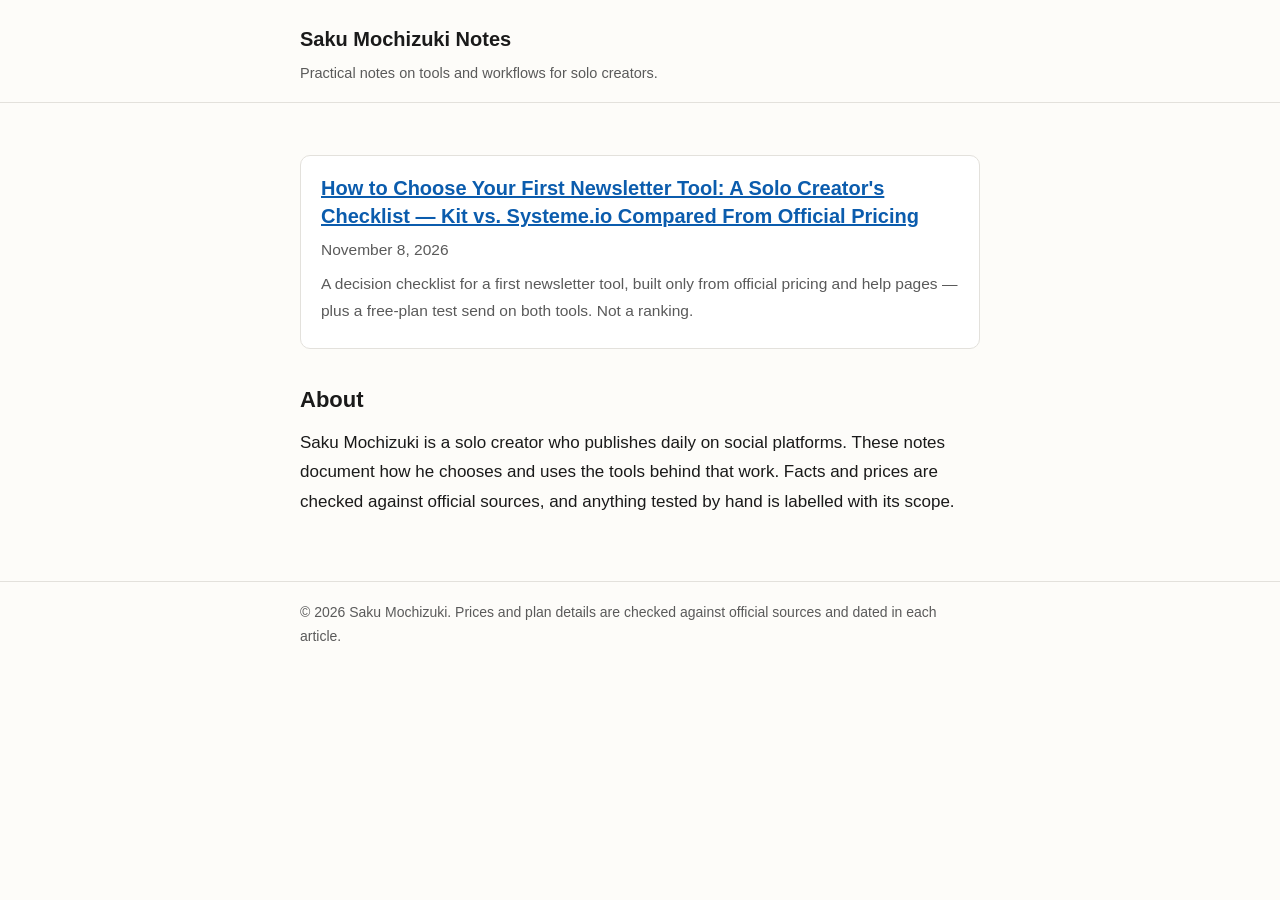
<file: index.html>
<!doctype html>
<html lang="en">
<head>
<meta charset="utf-8">
<meta name="viewport" content="width=device-width, initial-scale=1">
<title>Saku Mochizuki Notes — Tools and workflows for solo creators</title>
<meta name="description" content="Practical notes on tools and workflows for solo creators, with prices and facts checked against official sources.">
<link rel="canonical" href="https://yocchi12345jp.github.io/saku-notes/">
<meta property="og:type" content="website">
<meta property="og:title" content="Saku Mochizuki Notes — Tools and workflows for solo creators">
<meta property="og:description" content="Practical notes on tools and workflows for solo creators, with prices and facts checked against official sources.">
<meta property="og:url" content="https://yocchi12345jp.github.io/saku-notes/">
<meta name="twitter:card" content="summary">
<link rel="stylesheet" href="style.css">

</head>
<body>
<header class="site"><div class="wrap">
<a class="brand" href="https://yocchi12345jp.github.io/saku-notes/">Saku Mochizuki Notes</a>
<p>Practical notes on tools and workflows for solo creators.</p>
</div></header>
<main><div class="wrap">
<div class="card">
<h2><a href="first-newsletter-tool/">How to Choose Your First Newsletter Tool: A Solo Creator's Checklist — Kit vs. Systeme.io Compared From Official Pricing</a></h2>
<p class="meta">November 8, 2026</p>
<p>A decision checklist for a first newsletter tool, built only from official pricing and help pages — plus a free-plan test send on both tools. Not a ranking.</p>
</div>
<h2>About</h2>
<p>Saku Mochizuki is a solo creator who publishes daily on social platforms. These notes document how he chooses and uses the tools behind that work. Facts and prices are checked against official sources, and anything tested by hand is labelled with its scope.</p>
</div></main>
<footer class="site"><div class="wrap">© 2026 Saku Mochizuki. Prices and plan details are checked against official sources and dated in each article.</div></footer>
</body>
</html>
</file>
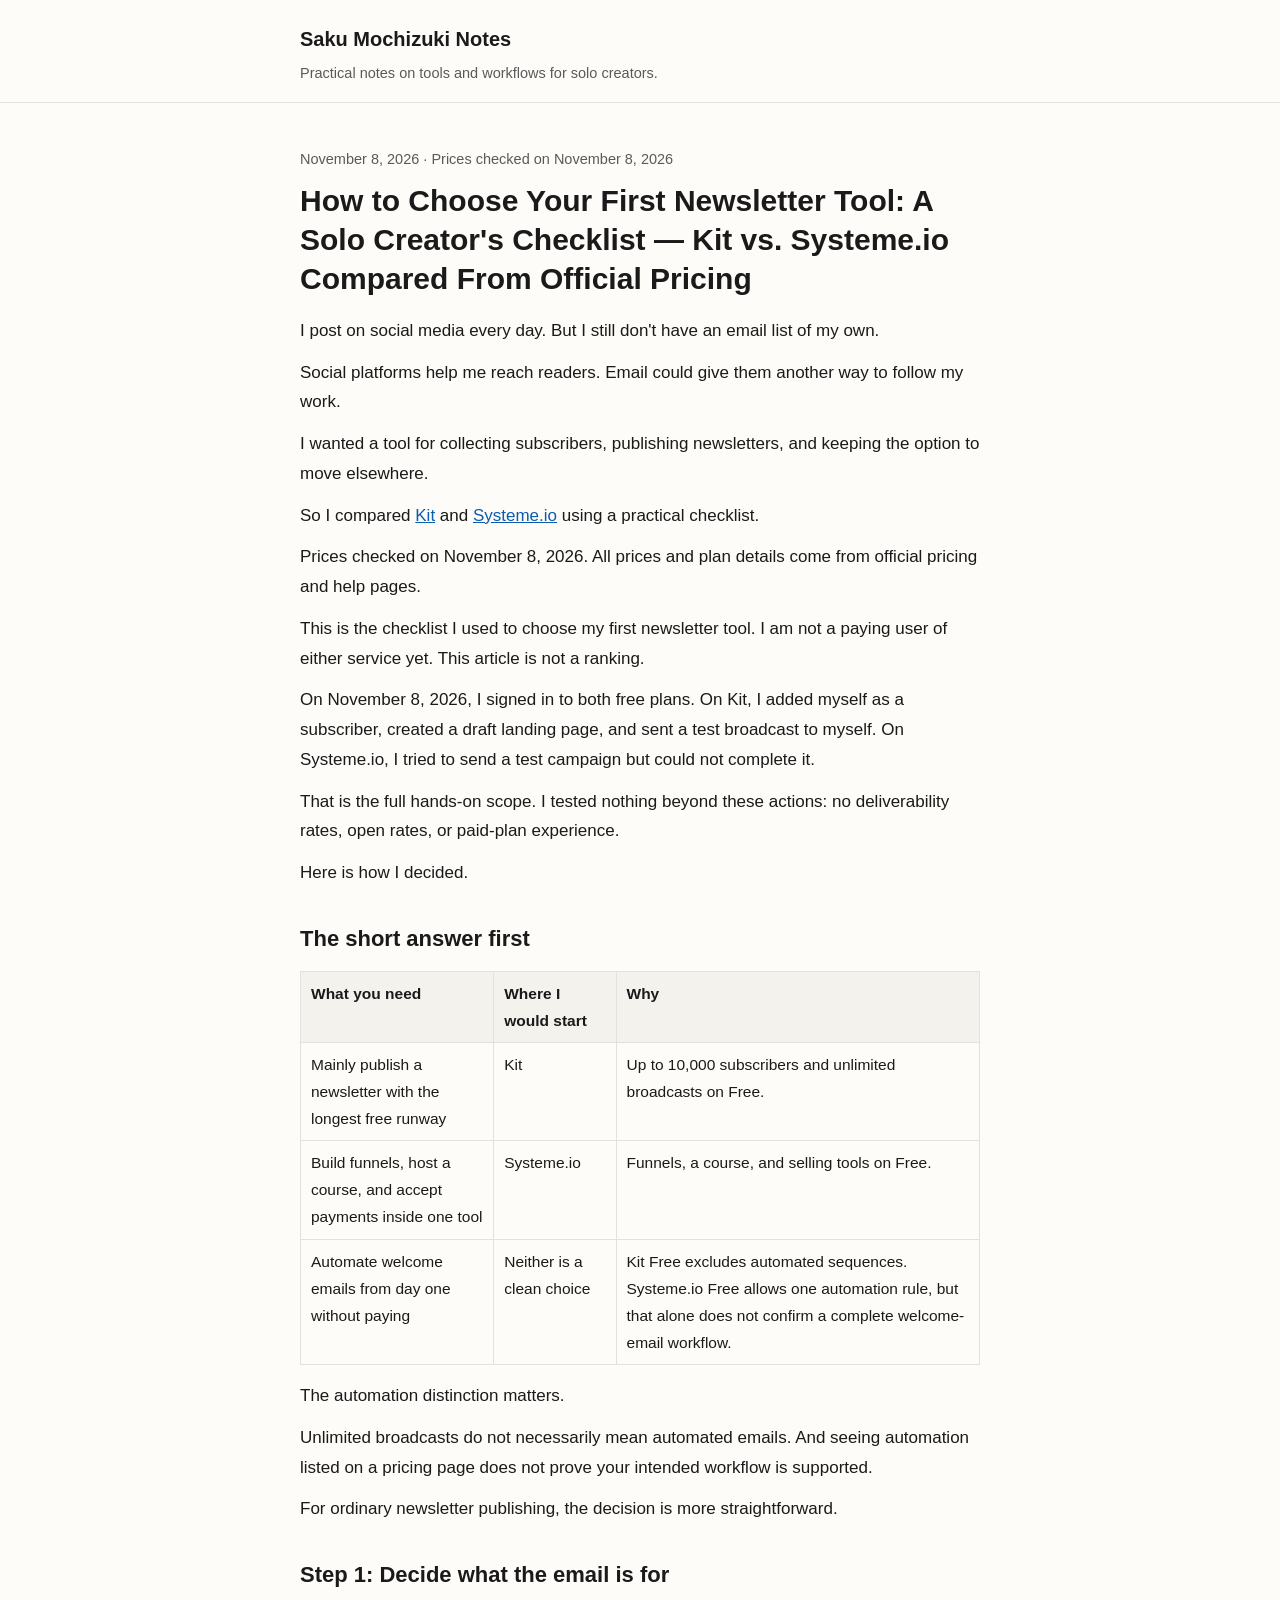
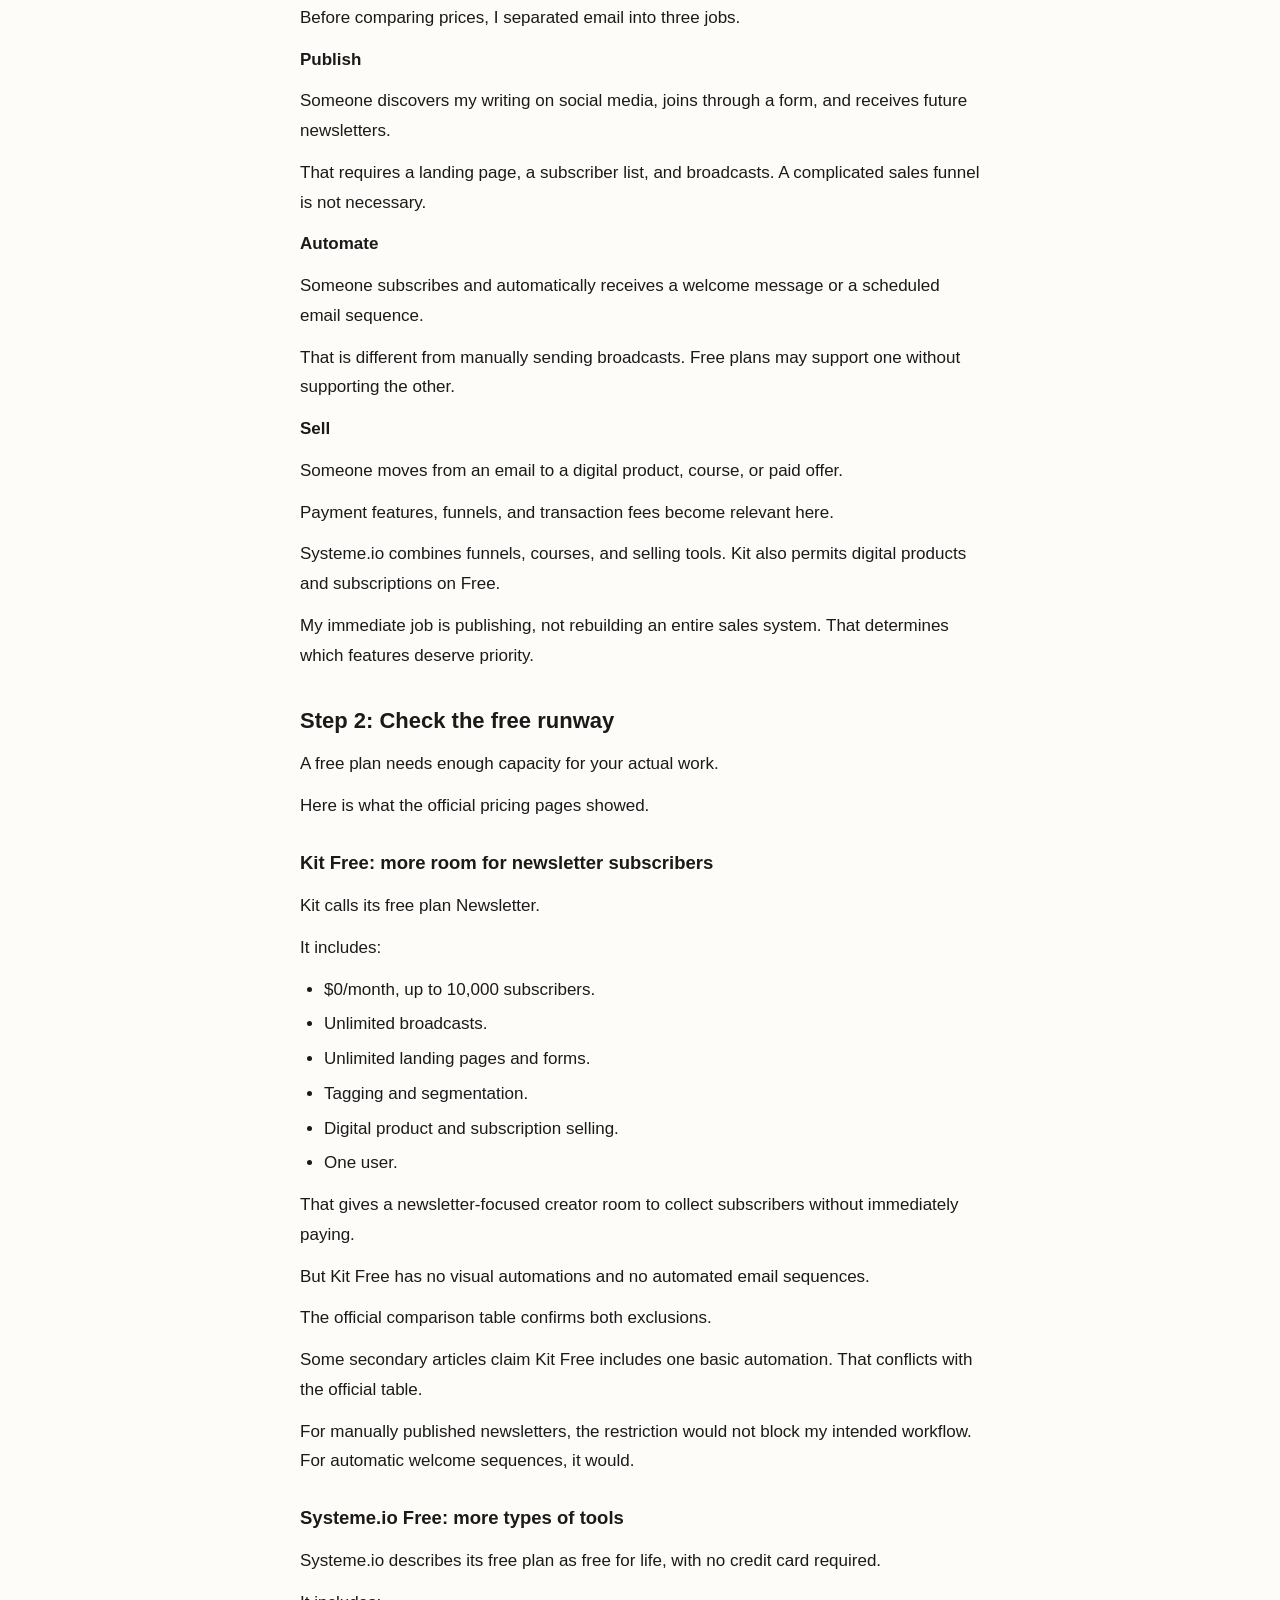
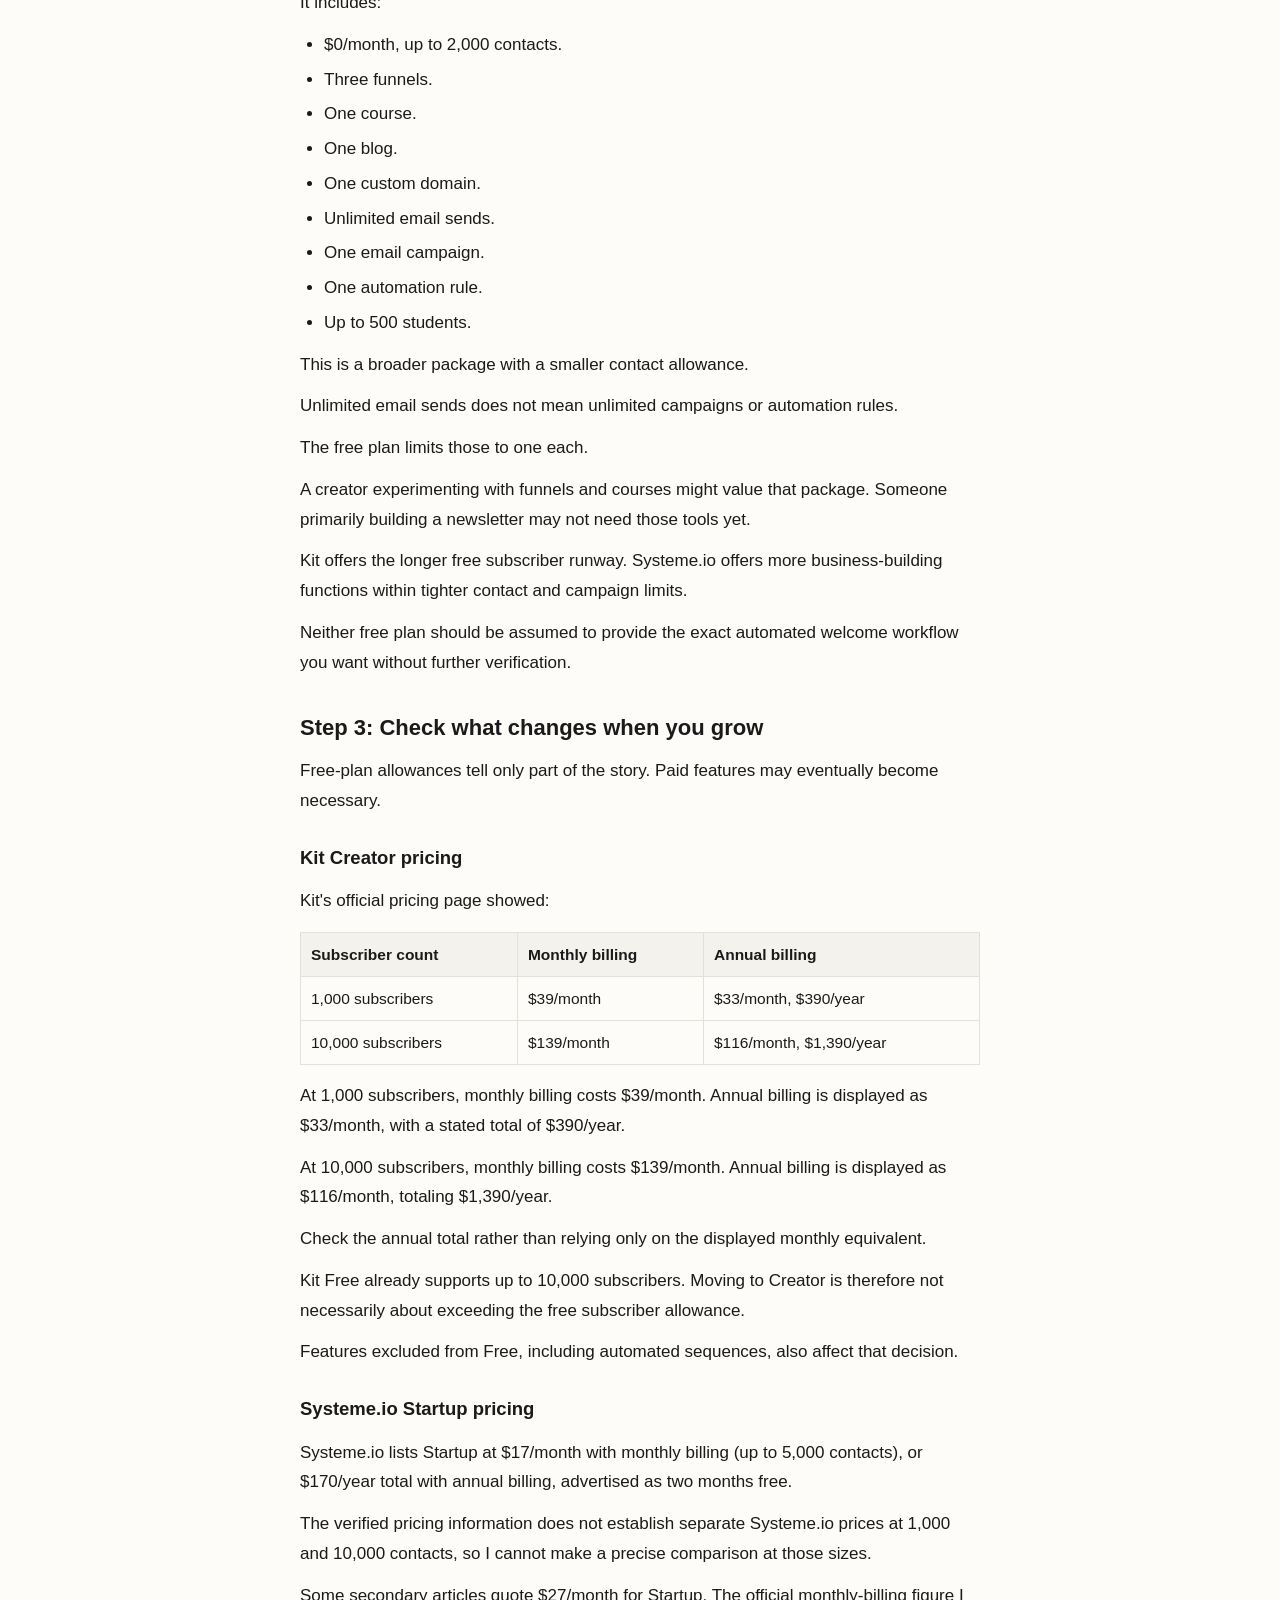
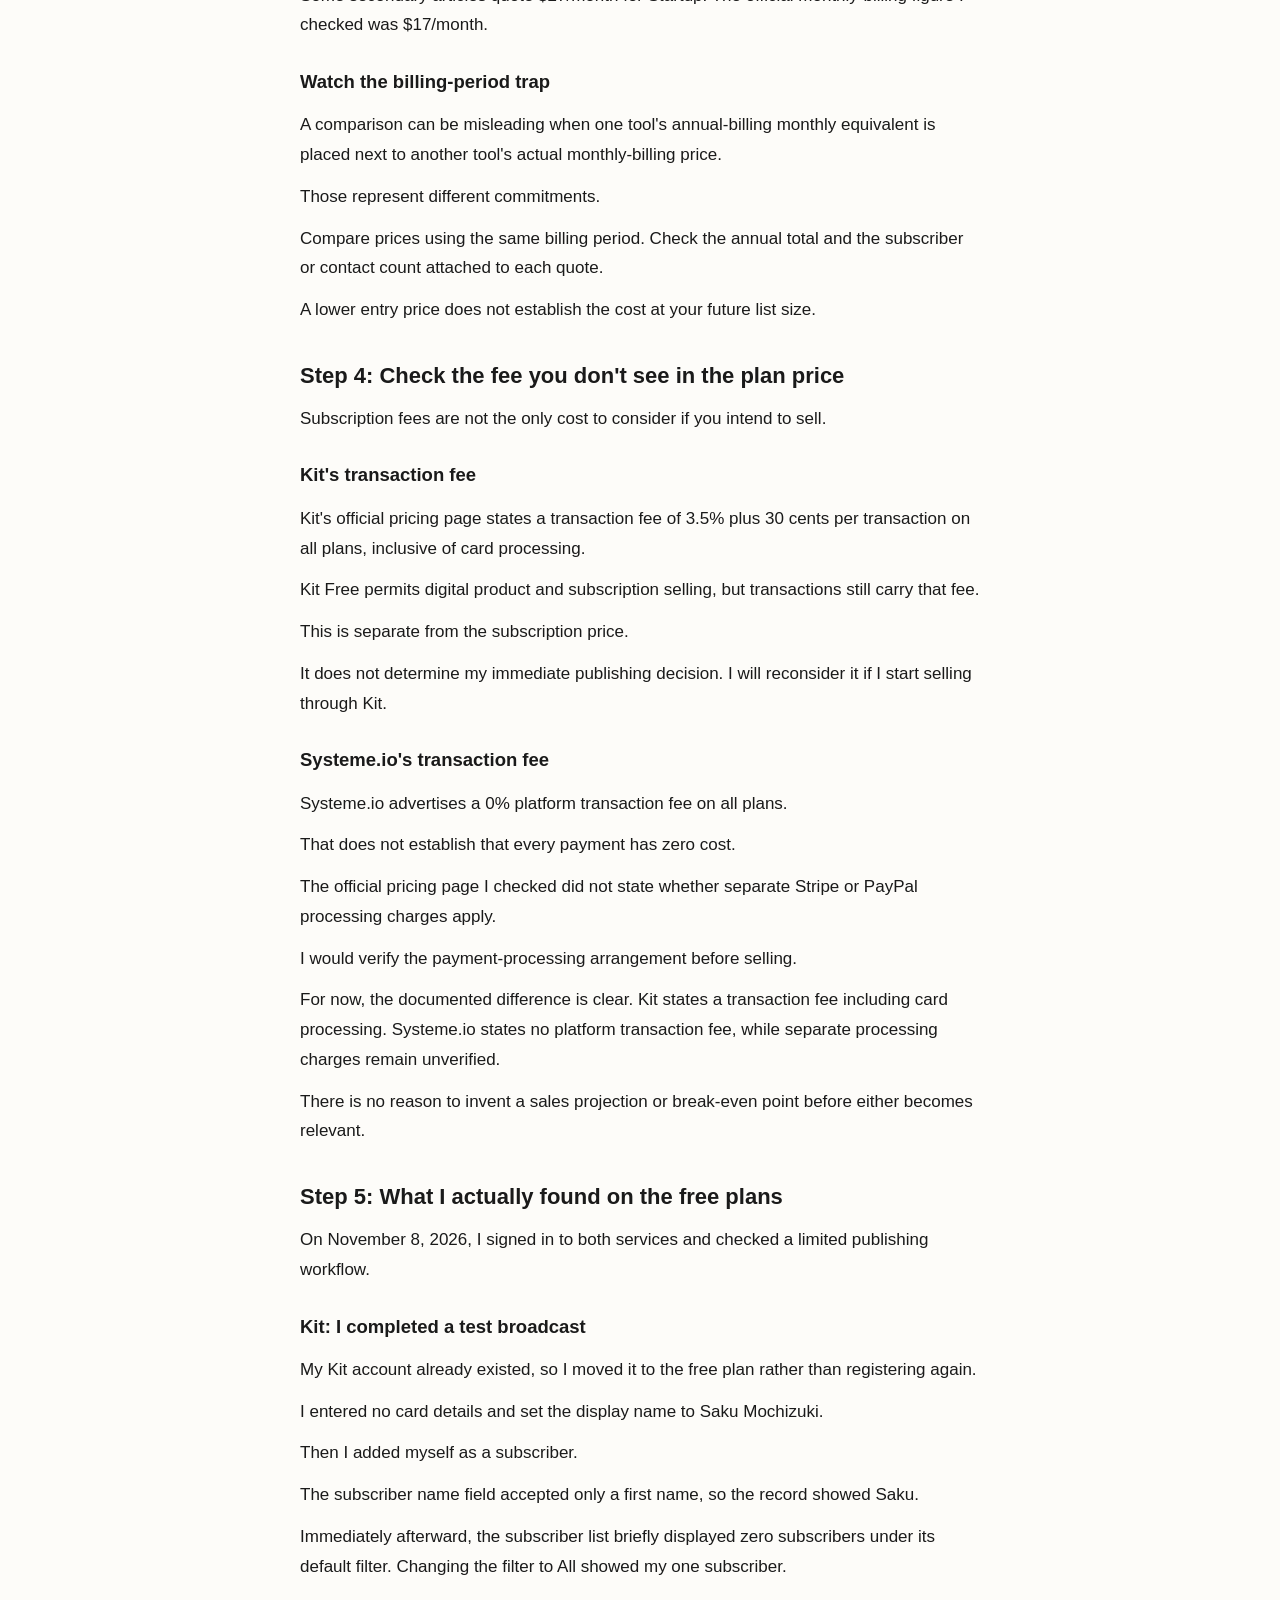
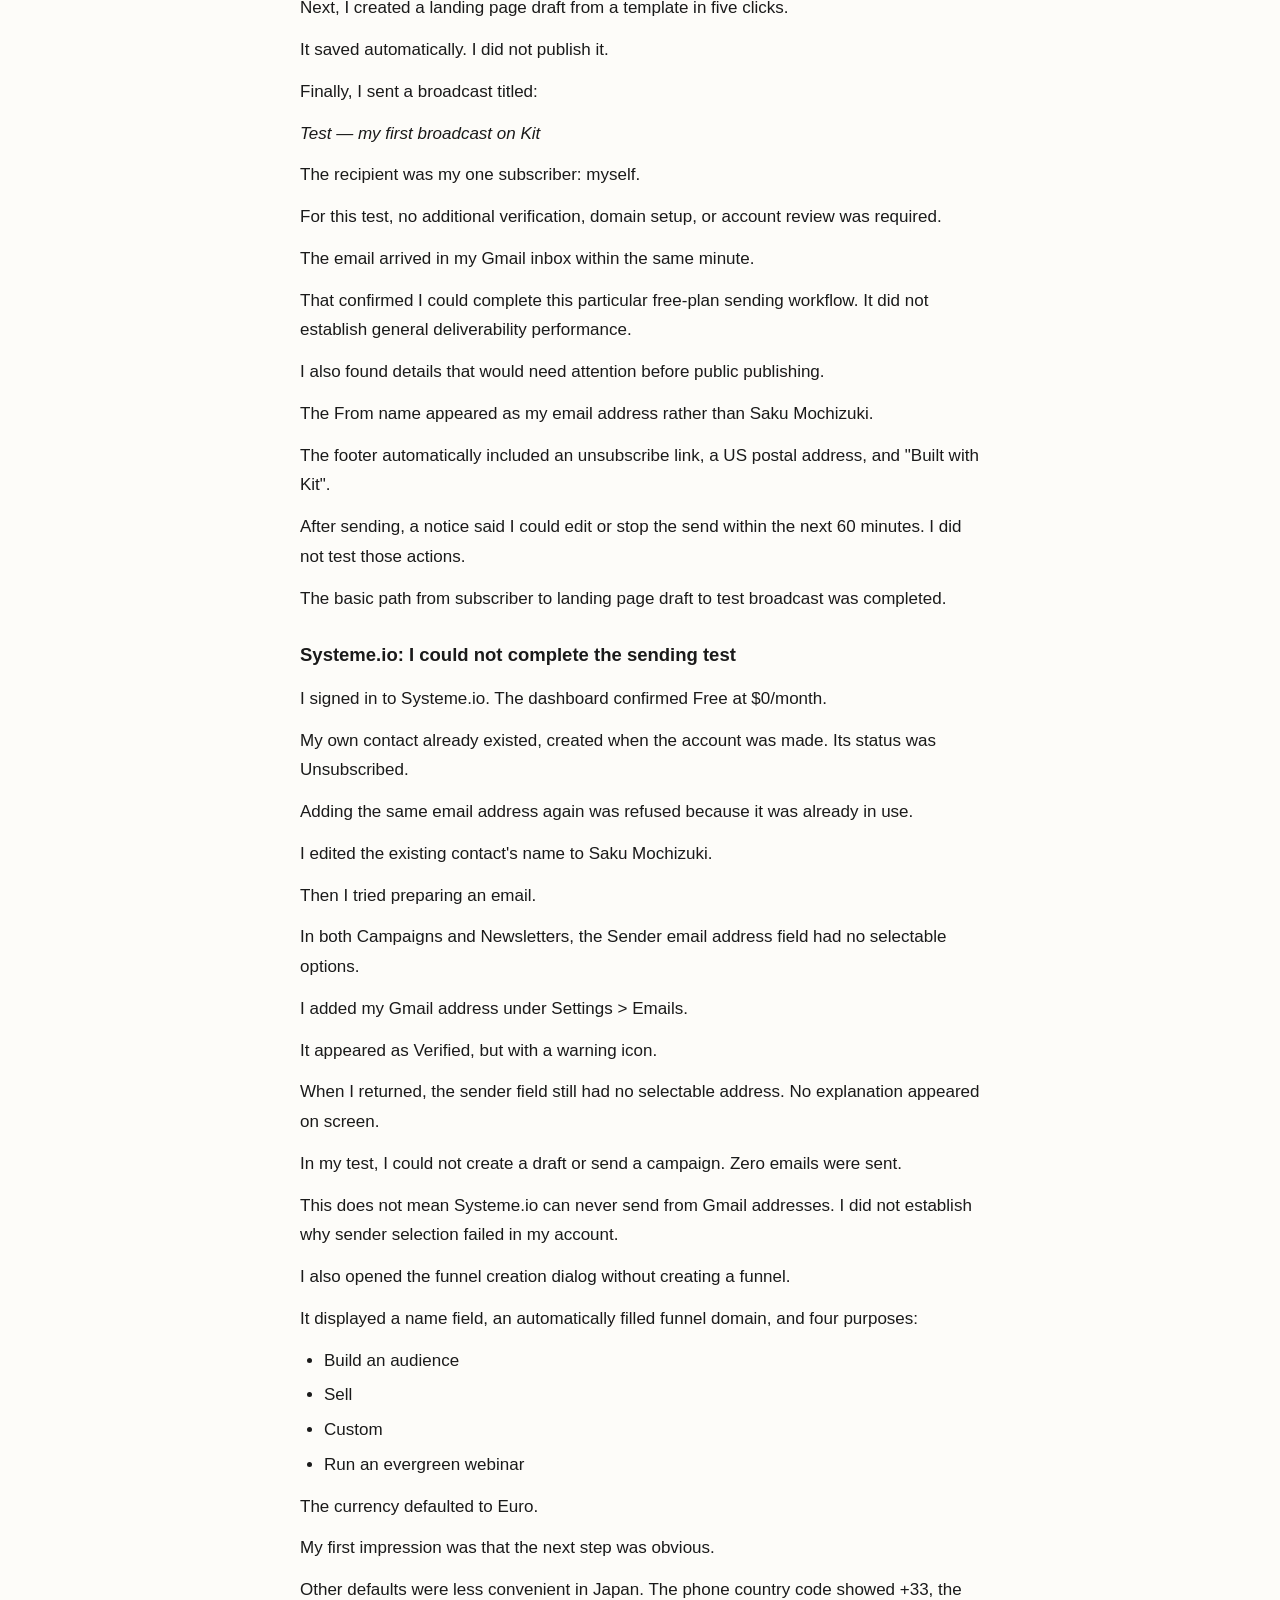
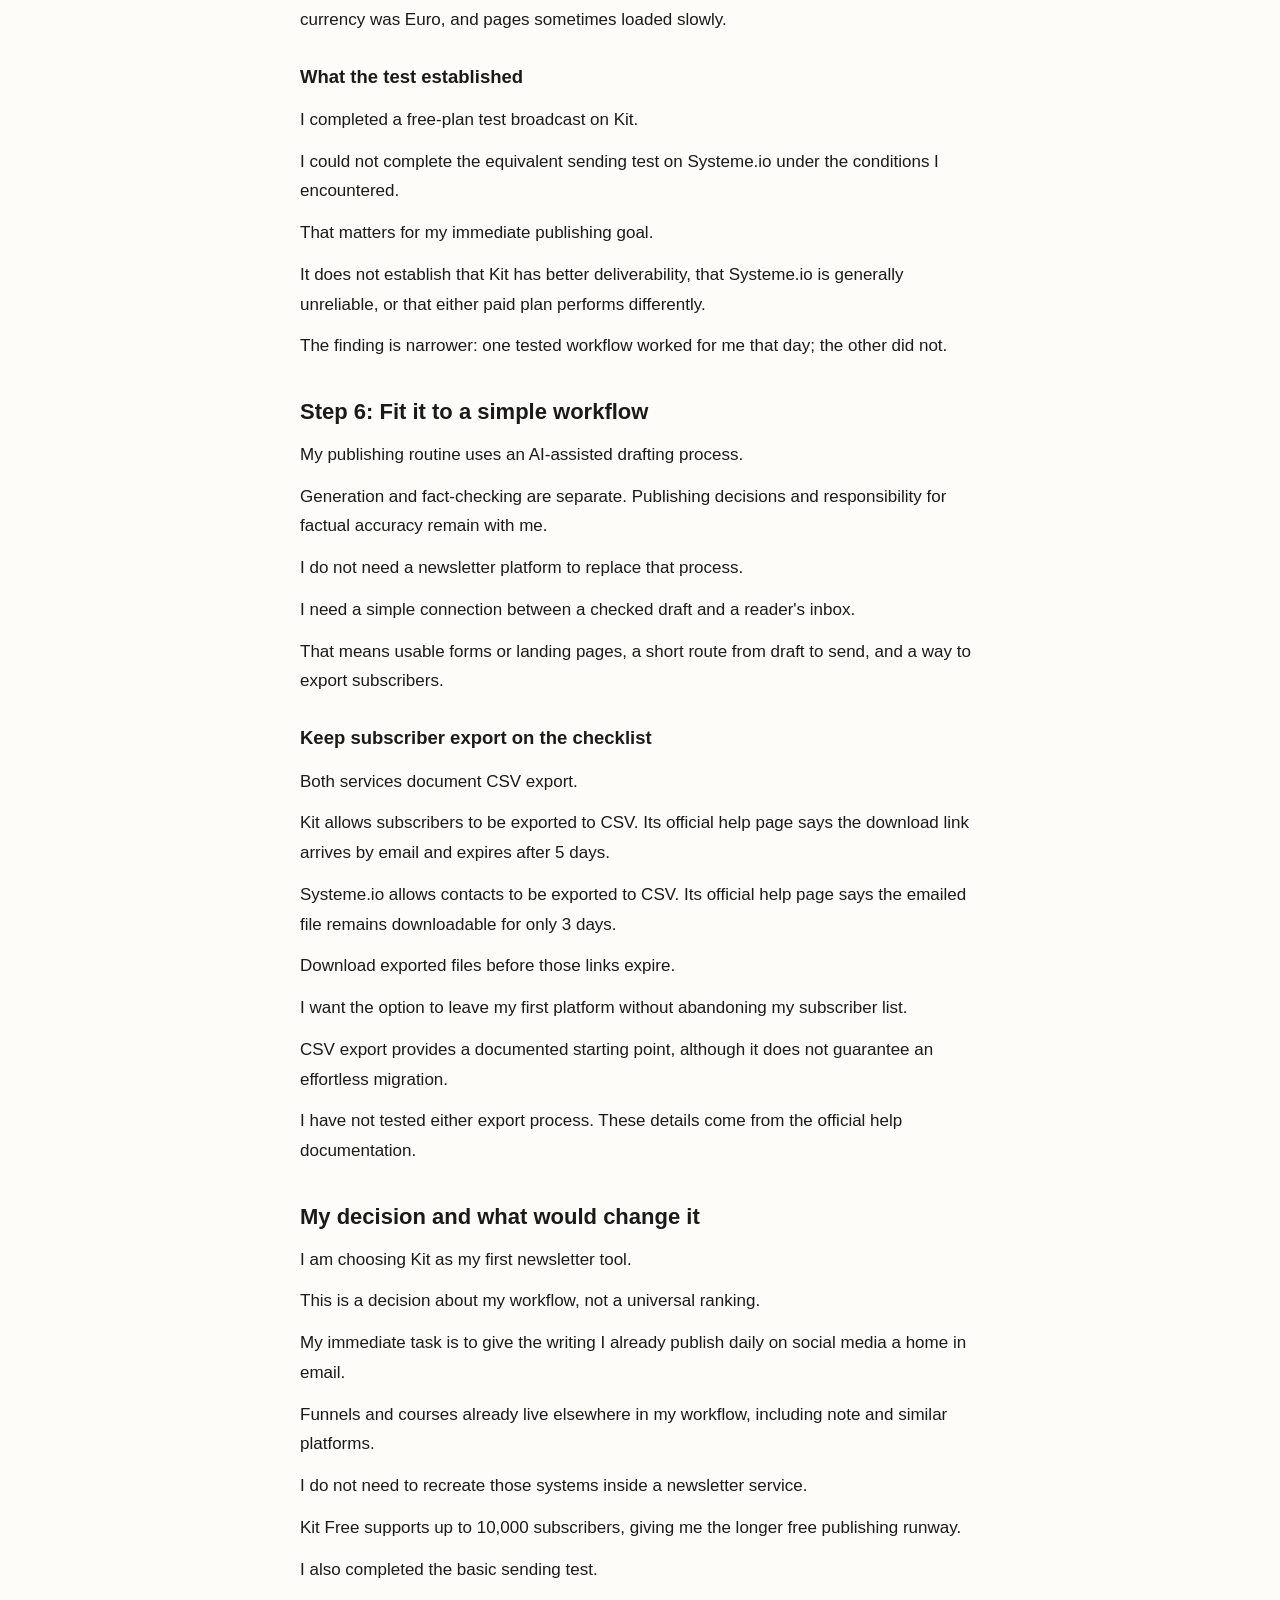
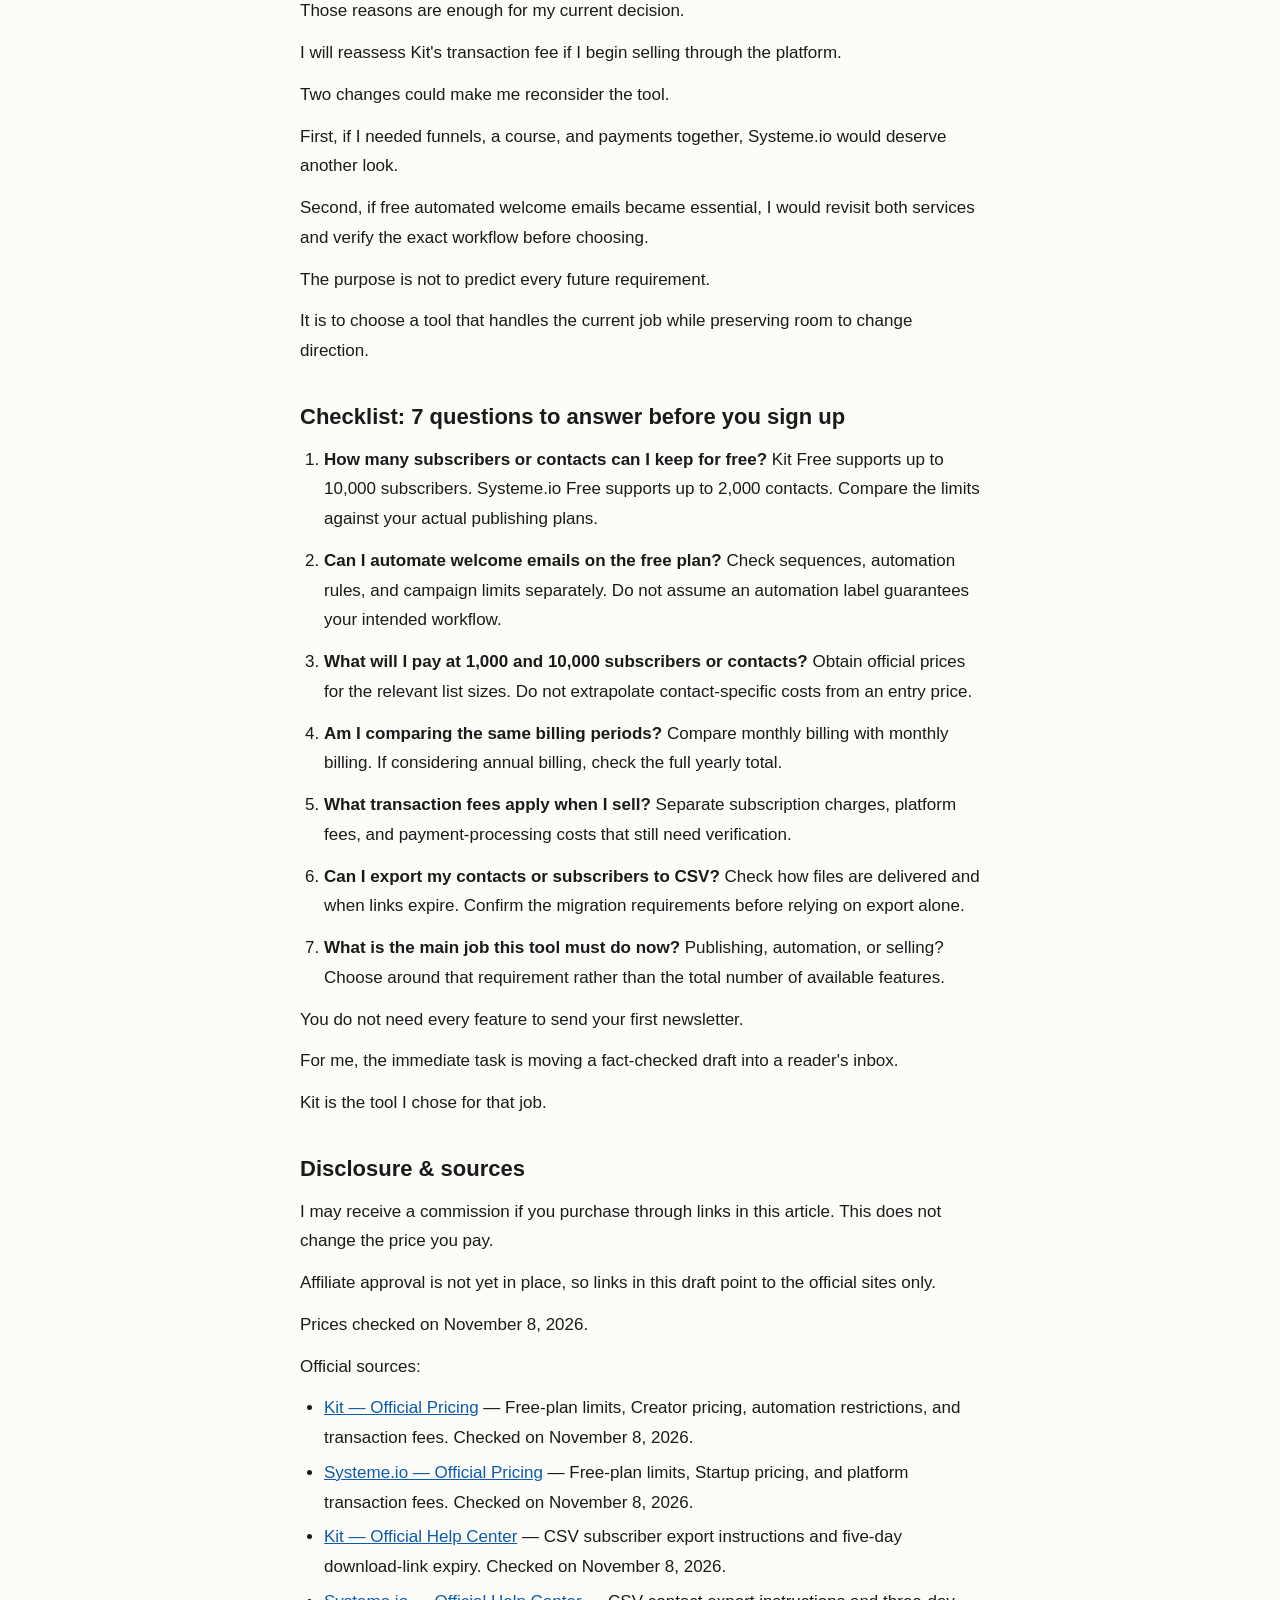
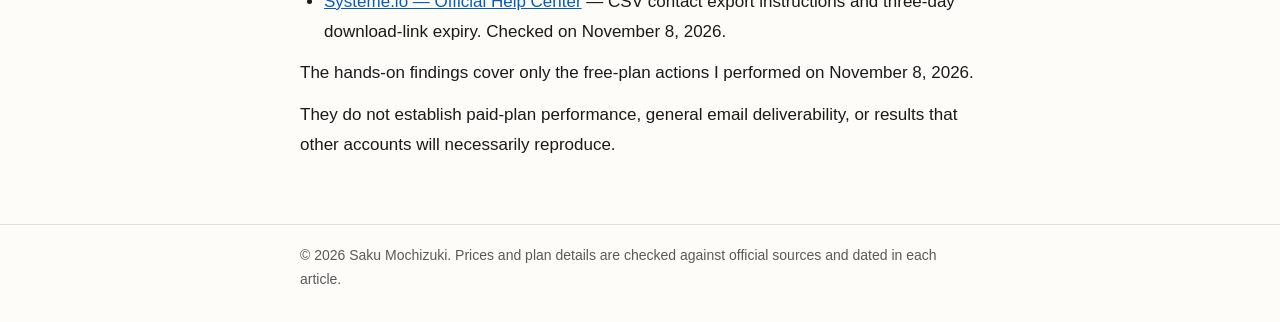
<file: first-newsletter-tool/index.html>
<!doctype html>
<html lang="en">
<head>
<meta charset="utf-8">
<meta name="viewport" content="width=device-width, initial-scale=1">
<title>How to Choose Your First Newsletter Tool: A Solo Creator's Checklist — Kit vs. Systeme.io Compared From Official Pricing</title>
<meta name="description" content="A solo creator's checklist for choosing a first newsletter tool. Kit vs. Systeme.io compared from official pricing (checked November 8, 2026), with a free-plan test send on both tools.">
<link rel="canonical" href="https://yocchi12345jp.github.io/saku-notes/first-newsletter-tool/">
<meta property="og:type" content="article">
<meta property="og:title" content="How to Choose Your First Newsletter Tool: A Solo Creator's Checklist — Kit vs. Systeme.io Compared From Official Pricing">
<meta property="og:description" content="A solo creator's checklist for choosing a first newsletter tool. Kit vs. Systeme.io compared from official pricing (checked November 8, 2026), with a free-plan test send on both tools.">
<meta property="og:url" content="https://yocchi12345jp.github.io/saku-notes/first-newsletter-tool/">
<meta name="twitter:card" content="summary">
<link rel="stylesheet" href="../style.css">
<meta property="article:published_time" content="2026-11-08">
</head>
<body>
<header class="site"><div class="wrap">
<a class="brand" href="https://yocchi12345jp.github.io/saku-notes/">Saku Mochizuki Notes</a>
<p>Practical notes on tools and workflows for solo creators.</p>
</div></header>
<main><div class="wrap">
<p class="meta">November 8, 2026 · Prices checked on November 8, 2026</p>
<h1>How to Choose Your First Newsletter Tool: A Solo Creator's Checklist — Kit vs. Systeme.io Compared From Official Pricing</h1>
<p>I post on social media every day. But I still don't have an email list of my own.</p>
<p>Social platforms help me reach readers. Email could give them another way to follow my work.</p>
<p>I wanted a tool for collecting subscribers, publishing newsletters, and keeping the option to move elsewhere.</p>
<p>So I compared <a href="https://partners.kit.com/nrnsntv706mj" rel="sponsored noopener">Kit</a> and <a href="https://systeme.io/?sa=sa02858655911cc297eb3a0ea63908920747d4dd7f" rel="sponsored noopener">Systeme.io</a> using a practical checklist.</p>
<p>Prices checked on November 8, 2026. All prices and plan details come from official pricing and help pages.</p>
<p>This is the checklist I used to choose my first newsletter tool. I am not a paying user of either service yet. This article is not a ranking.</p>
<p>On November 8, 2026, I signed in to both free plans. On Kit, I added myself as a subscriber, created a draft landing page, and sent a test broadcast to myself. On Systeme.io, I tried to send a test campaign but could not complete it.</p>
<p>That is the full hands-on scope. I tested nothing beyond these actions: no deliverability rates, open rates, or paid-plan experience.</p>
<p>Here is how I decided.</p>
<h2>The short answer first</h2>
<table>
<thead>
<tr>
<th>What you need</th>
<th>Where I would start</th>
<th>Why</th>
</tr>
</thead>
<tbody>
<tr>
<td>Mainly publish a newsletter with the longest free runway</td>
<td>Kit</td>
<td>Up to 10,000 subscribers and unlimited broadcasts on Free.</td>
</tr>
<tr>
<td>Build funnels, host a course, and accept payments inside one tool</td>
<td>Systeme.io</td>
<td>Funnels, a course, and selling tools on Free.</td>
</tr>
<tr>
<td>Automate welcome emails from day one without paying</td>
<td>Neither is a clean choice</td>
<td>Kit Free excludes automated sequences. Systeme.io Free allows one automation rule, but that alone does not confirm a complete welcome-email workflow.</td>
</tr>
</tbody>
</table>
<p>The automation distinction matters.</p>
<p>Unlimited broadcasts do not necessarily mean automated emails. And seeing automation listed on a pricing page does not prove your intended workflow is supported.</p>
<p>For ordinary newsletter publishing, the decision is more straightforward.</p>
<h2>Step 1: Decide what the email is for</h2>
<p>Before comparing prices, I separated email into three jobs.</p>
<p><strong>Publish</strong></p>
<p>Someone discovers my writing on social media, joins through a form, and receives future newsletters.</p>
<p>That requires a landing page, a subscriber list, and broadcasts. A complicated sales funnel is not necessary.</p>
<p><strong>Automate</strong></p>
<p>Someone subscribes and automatically receives a welcome message or a scheduled email sequence.</p>
<p>That is different from manually sending broadcasts. Free plans may support one without supporting the other.</p>
<p><strong>Sell</strong></p>
<p>Someone moves from an email to a digital product, course, or paid offer.</p>
<p>Payment features, funnels, and transaction fees become relevant here.</p>
<p>Systeme.io combines funnels, courses, and selling tools. Kit also permits digital products and subscriptions on Free.</p>
<p>My immediate job is publishing, not rebuilding an entire sales system. That determines which features deserve priority.</p>
<h2>Step 2: Check the free runway</h2>
<p>A free plan needs enough capacity for your actual work.</p>
<p>Here is what the official pricing pages showed.</p>
<h3>Kit Free: more room for newsletter subscribers</h3>
<p>Kit calls its free plan Newsletter.</p>
<p>It includes:</p>
<ul>
<li>$0/month, up to 10,000 subscribers.</li>
<li>Unlimited broadcasts.</li>
<li>Unlimited landing pages and forms.</li>
<li>Tagging and segmentation.</li>
<li>Digital product and subscription selling.</li>
<li>One user.</li>
</ul>
<p>That gives a newsletter-focused creator room to collect subscribers without immediately paying.</p>
<p>But Kit Free has no visual automations and no automated email sequences.</p>
<p>The official comparison table confirms both exclusions.</p>
<p>Some secondary articles claim Kit Free includes one basic automation. That conflicts with the official table.</p>
<p>For manually published newsletters, the restriction would not block my intended workflow. For automatic welcome sequences, it would.</p>
<h3>Systeme.io Free: more types of tools</h3>
<p>Systeme.io describes its free plan as free for life, with no credit card required.</p>
<p>It includes:</p>
<ul>
<li>$0/month, up to 2,000 contacts.</li>
<li>Three funnels.</li>
<li>One course.</li>
<li>One blog.</li>
<li>One custom domain.</li>
<li>Unlimited email sends.</li>
<li>One email campaign.</li>
<li>One automation rule.</li>
<li>Up to 500 students.</li>
</ul>
<p>This is a broader package with a smaller contact allowance.</p>
<p>Unlimited email sends does not mean unlimited campaigns or automation rules.</p>
<p>The free plan limits those to one each.</p>
<p>A creator experimenting with funnels and courses might value that package. Someone primarily building a newsletter may not need those tools yet.</p>
<p>Kit offers the longer free subscriber runway. Systeme.io offers more business-building functions within tighter contact and campaign limits.</p>
<p>Neither free plan should be assumed to provide the exact automated welcome workflow you want without further verification.</p>
<h2>Step 3: Check what changes when you grow</h2>
<p>Free-plan allowances tell only part of the story. Paid features may eventually become necessary.</p>
<h3>Kit Creator pricing</h3>
<p>Kit's official pricing page showed:</p>
<table>
<thead>
<tr>
<th>Subscriber count</th>
<th>Monthly billing</th>
<th>Annual billing</th>
</tr>
</thead>
<tbody>
<tr>
<td>1,000 subscribers</td>
<td>$39/month</td>
<td>$33/month, $390/year</td>
</tr>
<tr>
<td>10,000 subscribers</td>
<td>$139/month</td>
<td>$116/month, $1,390/year</td>
</tr>
</tbody>
</table>
<p>At 1,000 subscribers, monthly billing costs $39/month. Annual billing is displayed as $33/month, with a stated total of $390/year.</p>
<p>At 10,000 subscribers, monthly billing costs $139/month. Annual billing is displayed as $116/month, totaling $1,390/year.</p>
<p>Check the annual total rather than relying only on the displayed monthly equivalent.</p>
<p>Kit Free already supports up to 10,000 subscribers. Moving to Creator is therefore not necessarily about exceeding the free subscriber allowance.</p>
<p>Features excluded from Free, including automated sequences, also affect that decision.</p>
<h3>Systeme.io Startup pricing</h3>
<p>Systeme.io lists Startup at $17/month with monthly billing (up to 5,000 contacts), or $170/year total with annual billing, advertised as two months free.</p>
<p>The verified pricing information does not establish separate Systeme.io prices at 1,000 and 10,000 contacts, so I cannot make a precise comparison at those sizes.</p>
<p>Some secondary articles quote $27/month for Startup. The official monthly-billing figure I checked was $17/month.</p>
<h3>Watch the billing-period trap</h3>
<p>A comparison can be misleading when one tool's annual-billing monthly equivalent is placed next to another tool's actual monthly-billing price.</p>
<p>Those represent different commitments.</p>
<p>Compare prices using the same billing period. Check the annual total and the subscriber or contact count attached to each quote.</p>
<p>A lower entry price does not establish the cost at your future list size.</p>
<h2>Step 4: Check the fee you don't see in the plan price</h2>
<p>Subscription fees are not the only cost to consider if you intend to sell.</p>
<h3>Kit's transaction fee</h3>
<p>Kit's official pricing page states a transaction fee of 3.5% plus 30 cents per transaction on all plans, inclusive of card processing.</p>
<p>Kit Free permits digital product and subscription selling, but transactions still carry that fee.</p>
<p>This is separate from the subscription price.</p>
<p>It does not determine my immediate publishing decision. I will reconsider it if I start selling through Kit.</p>
<h3>Systeme.io's transaction fee</h3>
<p>Systeme.io advertises a 0% platform transaction fee on all plans.</p>
<p>That does not establish that every payment has zero cost.</p>
<p>The official pricing page I checked did not state whether separate Stripe or PayPal processing charges apply.</p>
<p>I would verify the payment-processing arrangement before selling.</p>
<p>For now, the documented difference is clear. Kit states a transaction fee including card processing. Systeme.io states no platform transaction fee, while separate processing charges remain unverified.</p>
<p>There is no reason to invent a sales projection or break-even point before either becomes relevant.</p>
<h2>Step 5: What I actually found on the free plans</h2>
<p>On November 8, 2026, I signed in to both services and checked a limited publishing workflow.</p>
<h3>Kit: I completed a test broadcast</h3>
<p>My Kit account already existed, so I moved it to the free plan rather than registering again.</p>
<p>I entered no card details and set the display name to Saku Mochizuki.</p>
<p>Then I added myself as a subscriber.</p>
<p>The subscriber name field accepted only a first name, so the record showed Saku.</p>
<p>Immediately afterward, the subscriber list briefly displayed zero subscribers under its default filter. Changing the filter to All showed my one subscriber.</p>
<p>Next, I created a landing page draft from a template in five clicks.</p>
<p>It saved automatically. I did not publish it.</p>
<p>Finally, I sent a broadcast titled:</p>
<p><em>Test — my first broadcast on Kit</em></p>
<p>The recipient was my one subscriber: myself.</p>
<p>For this test, no additional verification, domain setup, or account review was required.</p>
<p>The email arrived in my Gmail inbox within the same minute.</p>
<p>That confirmed I could complete this particular free-plan sending workflow. It did not establish general deliverability performance.</p>
<p>I also found details that would need attention before public publishing.</p>
<p>The From name appeared as my email address rather than Saku Mochizuki.</p>
<p>The footer automatically included an unsubscribe link, a US postal address, and &quot;Built with Kit&quot;.</p>
<p>After sending, a notice said I could edit or stop the send within the next 60 minutes. I did not test those actions.</p>
<p>The basic path from subscriber to landing page draft to test broadcast was completed.</p>
<h3>Systeme.io: I could not complete the sending test</h3>
<p>I signed in to Systeme.io. The dashboard confirmed Free at $0/month.</p>
<p>My own contact already existed, created when the account was made. Its status was Unsubscribed.</p>
<p>Adding the same email address again was refused because it was already in use.</p>
<p>I edited the existing contact's name to Saku Mochizuki.</p>
<p>Then I tried preparing an email.</p>
<p>In both Campaigns and Newsletters, the Sender email address field had no selectable options.</p>
<p>I added my Gmail address under Settings &gt; Emails.</p>
<p>It appeared as Verified, but with a warning icon.</p>
<p>When I returned, the sender field still had no selectable address. No explanation appeared on screen.</p>
<p>In my test, I could not create a draft or send a campaign. Zero emails were sent.</p>
<p>This does not mean Systeme.io can never send from Gmail addresses. I did not establish why sender selection failed in my account.</p>
<p>I also opened the funnel creation dialog without creating a funnel.</p>
<p>It displayed a name field, an automatically filled funnel domain, and four purposes:</p>
<ul>
<li>Build an audience</li>
<li>Sell</li>
<li>Custom</li>
<li>Run an evergreen webinar</li>
</ul>
<p>The currency defaulted to Euro.</p>
<p>My first impression was that the next step was obvious.</p>
<p>Other defaults were less convenient in Japan. The phone country code showed +33, the currency was Euro, and pages sometimes loaded slowly.</p>
<h3>What the test established</h3>
<p>I completed a free-plan test broadcast on Kit.</p>
<p>I could not complete the equivalent sending test on Systeme.io under the conditions I encountered.</p>
<p>That matters for my immediate publishing goal.</p>
<p>It does not establish that Kit has better deliverability, that Systeme.io is generally unreliable, or that either paid plan performs differently.</p>
<p>The finding is narrower: one tested workflow worked for me that day; the other did not.</p>
<h2>Step 6: Fit it to a simple workflow</h2>
<p>My publishing routine uses an AI-assisted drafting process.</p>
<p>Generation and fact-checking are separate. Publishing decisions and responsibility for factual accuracy remain with me.</p>
<p>I do not need a newsletter platform to replace that process.</p>
<p>I need a simple connection between a checked draft and a reader's inbox.</p>
<p>That means usable forms or landing pages, a short route from draft to send, and a way to export subscribers.</p>
<h3>Keep subscriber export on the checklist</h3>
<p>Both services document CSV export.</p>
<p>Kit allows subscribers to be exported to CSV. Its official help page says the download link arrives by email and expires after 5 days.</p>
<p>Systeme.io allows contacts to be exported to CSV. Its official help page says the emailed file remains downloadable for only 3 days.</p>
<p>Download exported files before those links expire.</p>
<p>I want the option to leave my first platform without abandoning my subscriber list.</p>
<p>CSV export provides a documented starting point, although it does not guarantee an effortless migration.</p>
<p>I have not tested either export process. These details come from the official help documentation.</p>
<h2>My decision and what would change it</h2>
<p>I am choosing Kit as my first newsletter tool.</p>
<p>This is a decision about my workflow, not a universal ranking.</p>
<p>My immediate task is to give the writing I already publish daily on social media a home in email.</p>
<p>Funnels and courses already live elsewhere in my workflow, including note and similar platforms.</p>
<p>I do not need to recreate those systems inside a newsletter service.</p>
<p>Kit Free supports up to 10,000 subscribers, giving me the longer free publishing runway.</p>
<p>I also completed the basic sending test.</p>
<p>Those reasons are enough for my current decision.</p>
<p>I will reassess Kit's transaction fee if I begin selling through the platform.</p>
<p>Two changes could make me reconsider the tool.</p>
<p>First, if I needed funnels, a course, and payments together, Systeme.io would deserve another look.</p>
<p>Second, if free automated welcome emails became essential, I would revisit both services and verify the exact workflow before choosing.</p>
<p>The purpose is not to predict every future requirement.</p>
<p>It is to choose a tool that handles the current job while preserving room to change direction.</p>
<h2>Checklist: 7 questions to answer before you sign up</h2>
<ol>
<li>
<p><strong>How many subscribers or contacts can I keep for free?</strong>
Kit Free supports up to 10,000 subscribers. Systeme.io Free supports up to 2,000 contacts. Compare the limits against your actual publishing plans.</p>
</li>
<li>
<p><strong>Can I automate welcome emails on the free plan?</strong>
Check sequences, automation rules, and campaign limits separately. Do not assume an automation label guarantees your intended workflow.</p>
</li>
<li>
<p><strong>What will I pay at 1,000 and 10,000 subscribers or contacts?</strong>
Obtain official prices for the relevant list sizes. Do not extrapolate contact-specific costs from an entry price.</p>
</li>
<li>
<p><strong>Am I comparing the same billing periods?</strong>
Compare monthly billing with monthly billing. If considering annual billing, check the full yearly total.</p>
</li>
<li>
<p><strong>What transaction fees apply when I sell?</strong>
Separate subscription charges, platform fees, and payment-processing costs that still need verification.</p>
</li>
<li>
<p><strong>Can I export my contacts or subscribers to CSV?</strong>
Check how files are delivered and when links expire. Confirm the migration requirements before relying on export alone.</p>
</li>
<li>
<p><strong>What is the main job this tool must do now?</strong>
Publishing, automation, or selling? Choose around that requirement rather than the total number of available features.</p>
</li>
</ol>
<p>You do not need every feature to send your first newsletter.</p>
<p>For me, the immediate task is moving a fact-checked draft into a reader's inbox.</p>
<p>Kit is the tool I chose for that job.</p>
<h2>Disclosure &amp; sources</h2>
<p>I may receive a commission if you purchase through links in this article. This does not change the price you pay.</p>
<p>Affiliate approval is not yet in place, so links in this draft point to the official sites only.</p>
<p>Prices checked on November 8, 2026.</p>
<p>Official sources:</p>
<ul>
<li><a href="https://kit.com/pricing">Kit — Official Pricing</a> — Free-plan limits, Creator pricing, automation restrictions, and transaction fees. Checked on November 8, 2026.</li>
<li><a href="https://systeme.io/pricing">Systeme.io — Official Pricing</a> — Free-plan limits, Startup pricing, and platform transaction fees. Checked on November 8, 2026.</li>
<li><a href="https://help.kit.com">Kit — Official Help Center</a> — CSV subscriber export instructions and five-day download-link expiry. Checked on November 8, 2026.</li>
<li><a href="https://help.systeme.io">Systeme.io — Official Help Center</a> — CSV contact export instructions and three-day download-link expiry. Checked on November 8, 2026.</li>
</ul>
<p>The hands-on findings cover only the free-plan actions I performed on November 8, 2026.</p>
<p>They do not establish paid-plan performance, general email deliverability, or results that other accounts will necessarily reproduce.</p>

</div></main>
<footer class="site"><div class="wrap">© 2026 Saku Mochizuki. Prices and plan details are checked against official sources and dated in each article.</div></footer>
</body>
</html>
</file>
<file: style.css>
:root{--ink:#1a1a1a;--mut:#5a5a5a;--line:#e3e1dc;--bg:#fdfcf9;--accent:#0b5cad}
*{box-sizing:border-box}
body{margin:0;background:var(--bg);color:var(--ink);font:17px/1.75 -apple-system,"Segoe UI",Roboto,"Helvetica Neue",Arial,sans-serif}
.wrap{max-width:720px;margin:0 auto;padding:0 20px}
header.site{border-bottom:1px solid var(--line);padding:22px 0 16px;margin-bottom:8px}
header.site a.brand{font-weight:700;font-size:20px;color:var(--ink);text-decoration:none}
header.site p{margin:4px 0 0;color:var(--mut);font-size:14.5px}
main{padding:24px 0 8px}
h1{font-size:30px;line-height:1.3;margin:8px 0 18px}
h2{font-size:22px;margin:36px 0 10px;line-height:1.4}
h3{font-size:18.5px;margin:26px 0 8px}
p{margin:12px 0}
ul,ol{margin:12px 0;padding-left:24px}
li{margin:5px 0}
table{border-collapse:collapse;width:100%;margin:16px 0;font-size:15.5px}
th,td{border:1px solid var(--line);padding:8px 10px;text-align:left;vertical-align:top}
th{background:#f4f2ec}
a{color:var(--accent)}
.meta{color:var(--mut);font-size:14.5px;margin-bottom:6px}
.card{border:1px solid var(--line);border-radius:10px;padding:18px 20px;margin:20px 0;background:#fff}
.card h2{margin:0 0 6px;font-size:20px}
.card p{margin:6px 0;color:var(--mut);font-size:15.5px}
footer.site{border-top:1px solid var(--line);margin-top:44px;padding:18px 0 30px;color:var(--mut);font-size:14px}
em{font-style:italic}
</file>
